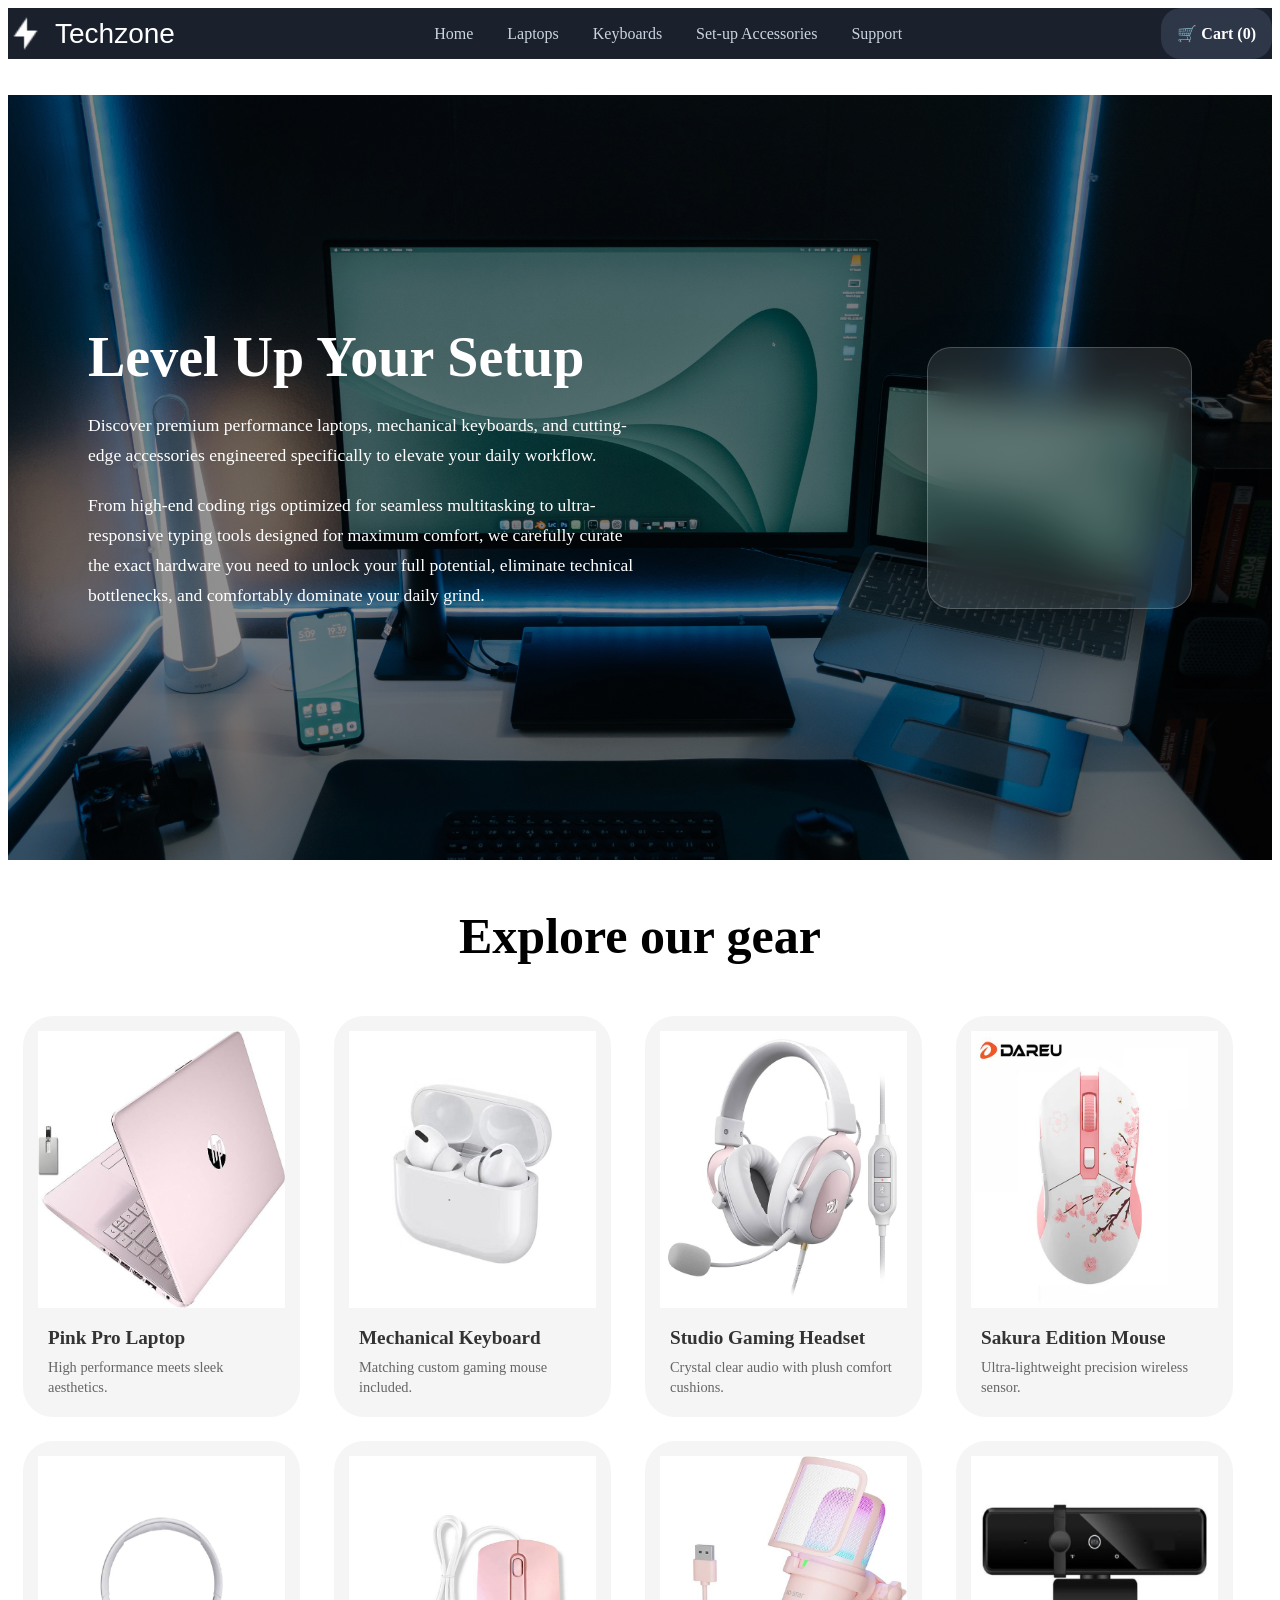
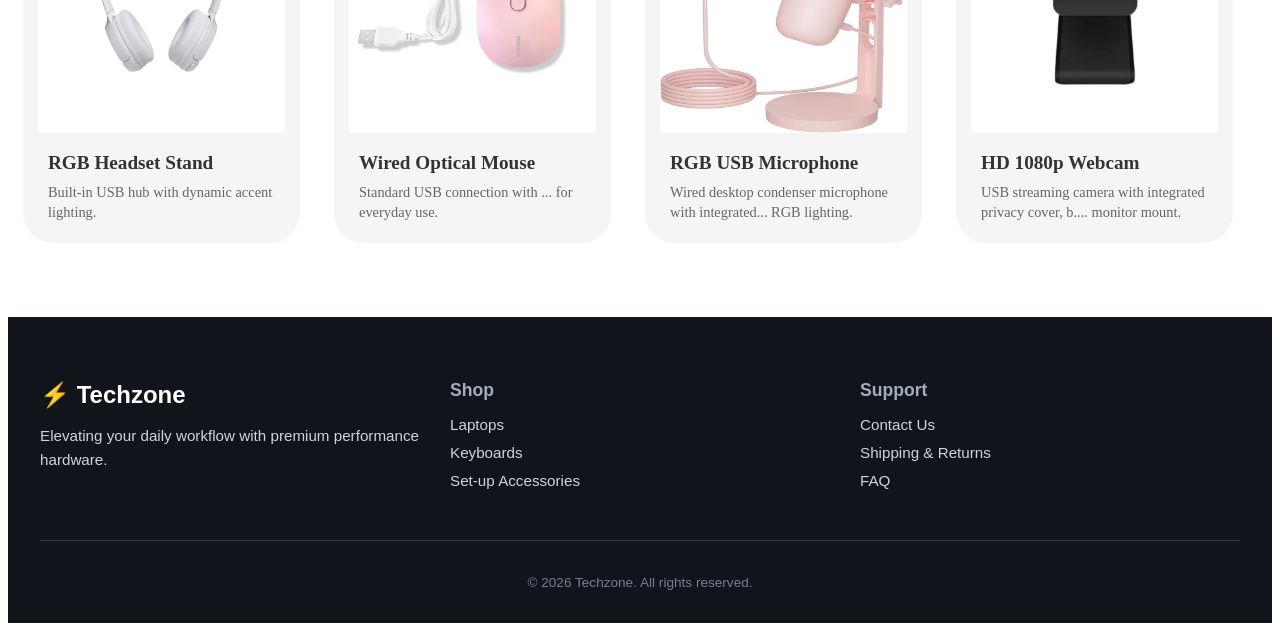
<file: index.html>
<!DOCTYPE html>
<html lang="en">
<head>
    <meta charset="UTF-8">
    <meta name="viewport" content="width=device-width, initial-scale=1.0">
    <title>TechZone - Gadget Catalog</title>
    <link rel="stylesheet" href="style.css">
</head>
<body>
	<header>
		
		<div class="logo-box">
    <img src="logo.png" alt="Logo Icon" class="logo-img">
    <span class="logo-text">Techzone</span>
</div>
     <nav class="nav-links">
        <a href="index.html">Home</a>
        <a href="laptop.html">Laptops</a>
        <a href="Keyboards.html">Keyboards</a>
        <a href="accessories.html">Set-up Accessories</a>
        
        <a href="support.html">Support</a>
     </nav>

    
     <div class="cart-box">
        🛒 Cart (<span id="cart-count">0</span>)
    </div>
	</header>
	<br>
   <br>

	<section class="hero-container">
    
    <div class="hero-content">
        <h1>Level Up Your Setup</h1>
        <p>Discover premium performance laptops, mechanical keyboards, and cutting-edge accessories engineered specifically to elevate your daily workflow.</p>
        <p>From high-end coding rigs optimized for seamless multitasking to ultra-responsive typing tools designed for maximum comfort, we carefully curate the exact hardware you need to unlock your full potential, eliminate technical bottlenecks, and comfortably dominate your daily grind.</p>
    </div>

    <div class="hero-popup-slide">
        <iframe src="https://assets.pinterest.com/ext/embed.html?id=31806741112822984" height="454" width="236" frameborder="0" 
        scrolling="no" 
        class="floating-laptop-video" 
        allow="autoplay"></iframe>
    </div>
 
</section>
	
	
	

<section class="product-section" id="products">
    <h2>Explore our gear</h2>
    <div class="product-pic">
    
    <a href="#" class="laptops">
        <img src="pink-laptop.jpg" alt="pink laptop">
        <div class="product-info">
            <h3>Pink Pro Laptop</h3>
            <p>High performance meets sleek aesthetics.</p>
        </div>
    </a>

    <a href="#" class="laptops">
        <img src="Earbuds.jpg" alt="pink keyboard">
        <div class="product-info">
            <h3>Mechanical Keyboard</h3>
            <p>Matching custom gaming mouse included.</p>
        </div>
    </a>

    <a href="#" class="laptops">
        <img src="white-headphonemic.jpg" alt="white headphones">
        <div class="product-info">
            <h3>Studio Gaming Headset</h3>
            <p>Crystal clear audio with plush comfort cushions.</p>
        </div>
    </a>

    <a href="#" class="laptops">
        <img src="designmice.jpg" alt="cherry blossom mouse">
        <div class="product-info">
            <h3>Sakura Edition Mouse</h3>
            <p>Ultra-lightweight precision wireless sensor.</p>
        </div>
    </a>

    <a href="#" class="laptops">
        <img src="download (50).jpg" alt="headphone stand">
        <div class="product-info">
            <h3>RGB Headset Stand</h3>
            <p>Built-in USB hub with dynamic accent lighting.</p>
        </div>
    </a>
     <a href="#" class="laptops">
        <img src="download (36).jpg" alt="headphone stand">
        <div class="product-info">
            <h3>Wired Optical Mouse</h3>
            <p>Standard USB connection with ... for everyday use.</p>
        </div>
    </a>
    <a href="#" class="laptops">
        <img src="pink-microphone.jpg" alt="headphone stand">
        <div class="product-info">
            <h3>RGB USB Microphone</h3>
            <p>Wired desktop condenser microphone with integrated... RGB lighting.</p>
        </div>
    </a>

    <a href="#" class="laptops">
        <img src="High quality.jpg" alt="headphone stand">
        <div class="product-info">
            <h3>HD 1080p Webcam</h3>
            <p>USB streaming camera with integrated privacy cover, b.... monitor mount.</p>
        </div>
    </a>
</div>
</section>
<footer class="site-footer">
    <div class="footer-container">
        <div class="footer-column brand-info">
            <h3>⚡ Techzone</h3>
            <p>Elevating your daily workflow with premium performance hardware.</p>
        </div>

        <div class="footer-column">
            <h4>Shop</h4>
            <ul>
                <li><a href="file:///C:/Users/lumin/Documents/New%20folder/script/laptop.html">Laptops</a></li>
                <li><a href="file:///C:/Users/lumin\Documents/New%20folder/script/Keyboards.html">Keyboards</a></li>
                <li><a href="file:///C:/Users/lumin\Documents/New%20folder/script/accessories.html">Set-up Accessories</a></li>
            </ul>
        </div>

        <div class="footer-column">
            <h4>Support</h4>
            <ul>
                <li><a href="#">Contact Us</a></li>
                <li><a href="#">Shipping & Returns</a></li>
                <li><a href="#">FAQ</a></li>
            </ul>
        </div>
    </div>

    <div class="footer-bottom">
        <p>&copy; 2026 Techzone. All rights reserved.</p>
    </div>
</footer>
	









</body>
</file>
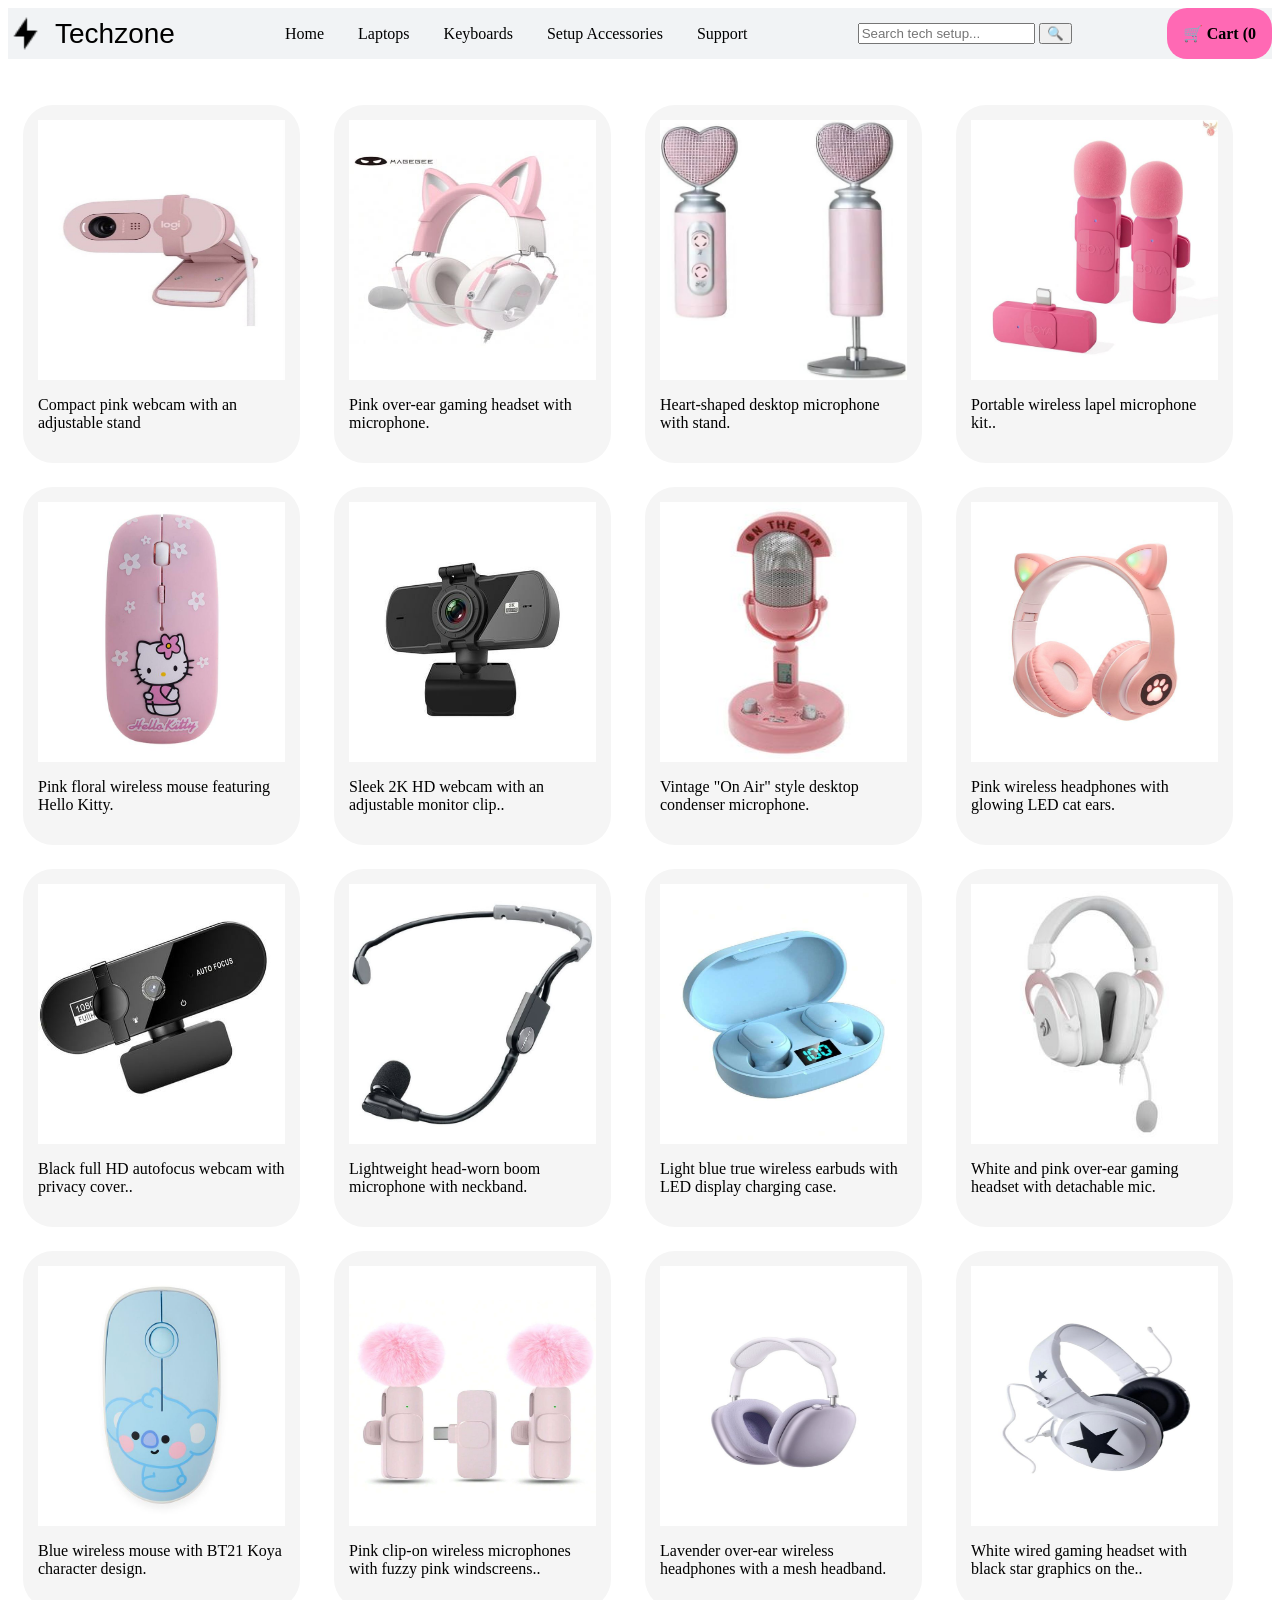
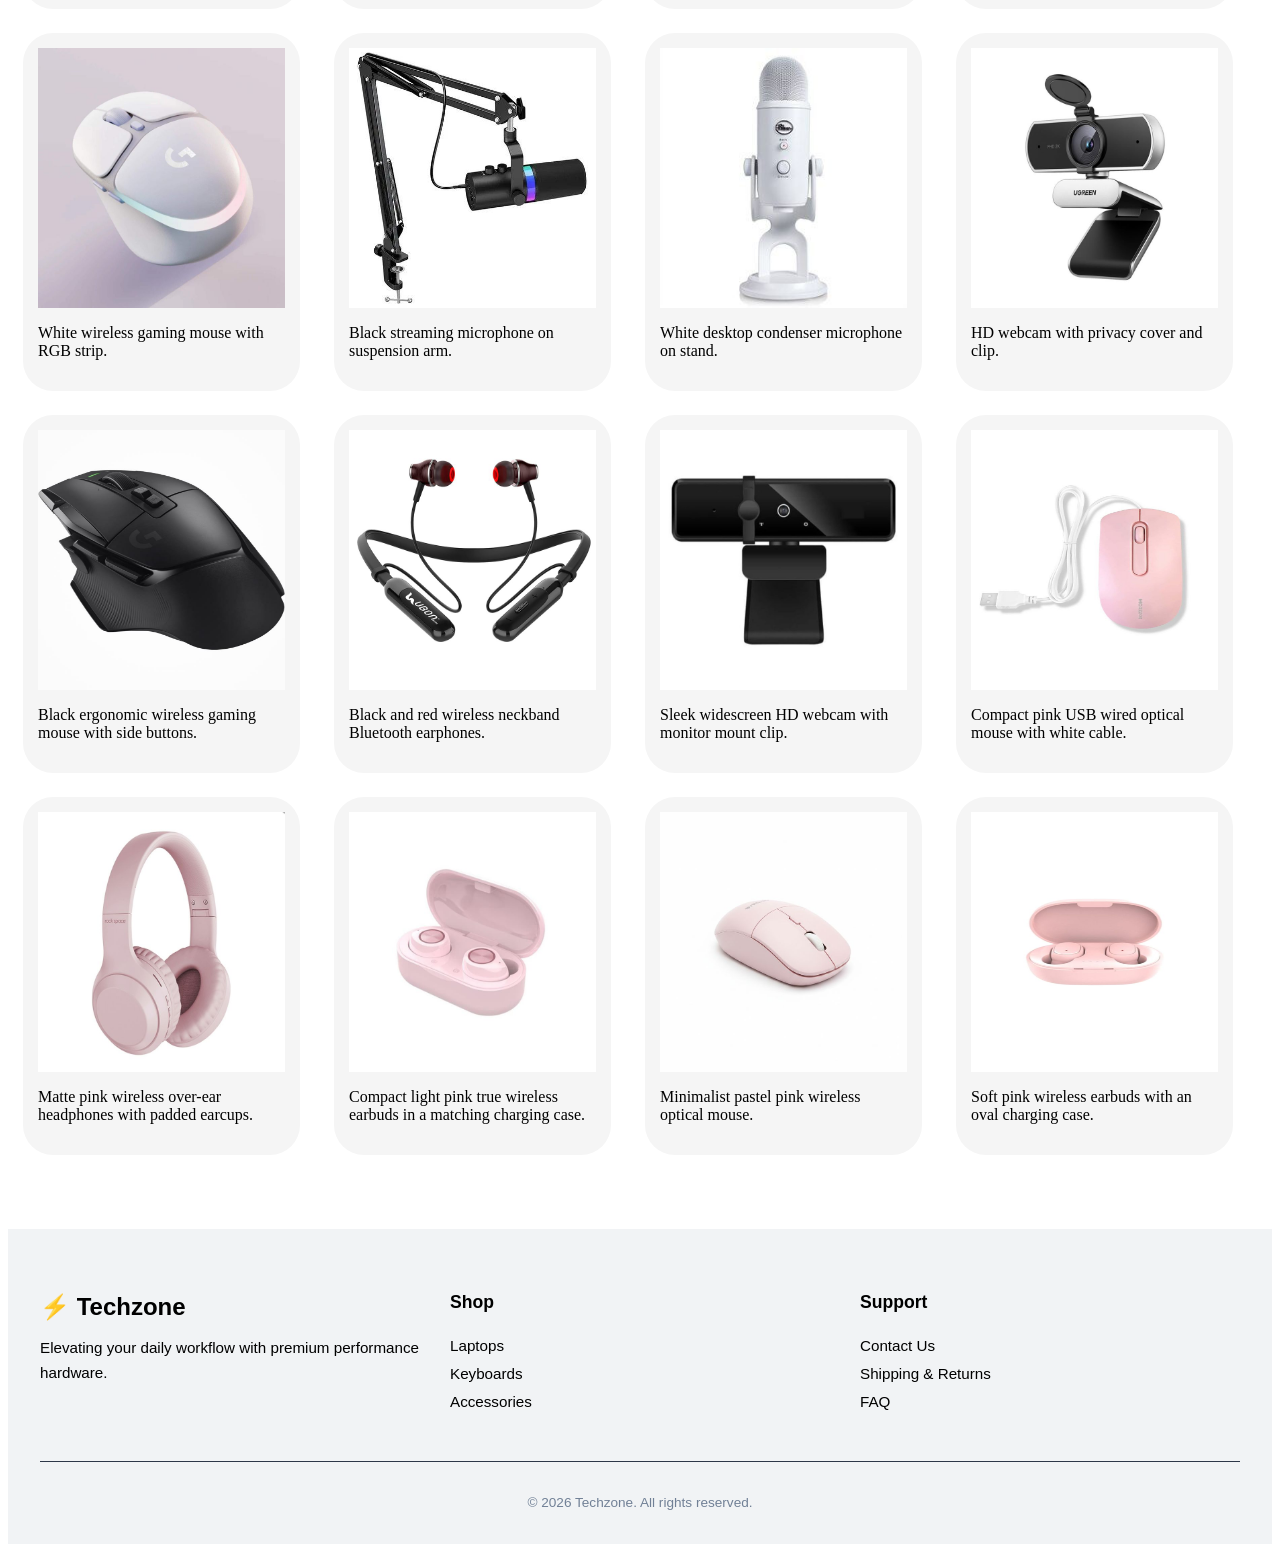
<file: accessories.html>
<Doctype!>
	<!DOCTYPE html>
	<html>
	<head>
		<meta charset="utf-8">
		<meta name="viewport" content="width=device-width, initial-scale=1">
		<link rel="stylesheet" href="style-accessories.css">
		<title>Setup Accessories</title>
	</head>
	<body>
		<header>
		<div class="logo">
    <img src="logo.png" alt="Logo Icon" class="logo-pic">
    <span class="logo-line">Techzone</span>
</div>
     <nav class="navi-links">
        <a href="index.html">Home</a>
        <a href="laptop.html">Laptops</a>
        <a href="Keyboards.html">Keyboards</a>
        <a href="accessories.html">Setup Accessories</a>
        
        <a href="support.html">Support</a>
     </nav>
     <div class="search-container">
    <input type="text" placeholder="Search tech setup..." class="search-input">
    <button type="submit" class="search-btn">🔍</button>
</div>

    
     <div class="cart-cube">
        🛒 Cart (<span id="cart-count">0</span>



		</div>
	</header>
	<br>
	<br>
	<section>
		<div class="Keyboard-img">
			<a href="" class="Keyboards-pro">
				<img src="Logitech.jpg">
				<p>Compact pink webcam with an adjustable stand </p>

			</a>
		   <a href="" class="Keyboards-pro">
				<img src="MageGee.jpg">
				<p>Pink over-ear gaming headset with microphone.</p>

			</a>
			 <a href="" class="Keyboards-pro">
				<img src="Generic Cute.jpg">
				<p>Heart-shaped desktop microphone with stand. </p>

			</a>
			<a href="" class="Keyboards-pro">
				<img src="BOYA BY-V2.jpg">
				<p>Portable wireless lapel microphone kit..</p>

			</a>
				<a href="" class="Keyboards-pro">
				<img src="✰✰✰✰.jpg">
				<p>Pink floral wireless mouse featuring Hello Kitty.</p>

			</a>
				</a>
				<a href="" class="Keyboards-pro">
				<img src="2k HD.jpg">
				<p>Sleek 2K HD webcam with an adjustable monitor clip..</p>

			</a>
				<a href="" class="Keyboards-pro">
				<img src="vintage pink.jpg">
				<p>Vintage "On Air" style desktop condenser microphone.</p>

			</a>
			<a href="" class="Keyboards-pro">
				<img src="headphones.jpg">
				<p>Pink wireless headphones with glowing LED cat ears. </p>

			</a>
				<a href="" class="Keyboards-pro">
				<img src="Aooower W66.jpg">
				<p>Black full HD autofocus webcam with privacy cover..</p>

			</a>
				<a href="" class="Keyboards-pro">
				<img src="Hälsningar.jpg">
				<p>Lightweight head-worn boom microphone with neckband.</p>

			</a>
				<a href="" class="Keyboards-pro">
				<img src="download (37).jpg">
				<p>Light blue true wireless earbuds with LED display charging case.</p>

			</a>
				<a href="" class="Keyboards-pro">
				<img src="Headset Gamer.jpg">
				<p>White and pink over-ear gaming headset with detachable mic.</p>

			</a>
				<a href="" class="Keyboards-pro">
				<img src="download (35).jpg">
				<p>Blue wireless mouse with BT21 Koya character design.</p>

			</a>
				<a href="" class="Keyboards-pro">
				<img src="HITOZON.jpg">
				<p>Pink clip-on wireless microphones with fuzzy pink windscreens..</p>

			</a>
				<a href="" class="Keyboards-pro">
				<img src="apple air max.jpg" class="img-24">
				<p>Lavender over-ear wireless headphones with a mesh headband.</p>

			</a>
				<a href="" class="Keyboards-pro">
				<img src="headphone y2k.jpg" class="img-24">
				<p>White wired gaming headset with black star graphics on the..</p>			
			</a>
				<a href="" class="Keyboards-pro">
				<img src="techmodern.jpg" class="img-24">
				<p>White wireless gaming mouse with RGB strip.</p>			
			</a>
				<a href="" class="Keyboards-pro">
				<img src="download (46).jpg" class="img-24">
				<p>Black streaming microphone on suspension arm.</p>			
			</a>
				<a href="" class="Keyboards-pro">
				<img src="Computer Accessories.jpg" class="img-24">
				<p>White desktop condenser microphone on stand.</p>			
			</a>
				<a href="" class="Keyboards-pro">
				<img src="UGREEN 75330 2K.jpg">
				<p>HD webcam with privacy cover and clip.</p>			
			</a>
			<a href="" class="Keyboards-pro">
				<img src="Logitech G502 X.jpg">
				<p>Black ergonomic wireless gaming mouse with side buttons.</p>			
			</a>
			<a href="" class="Keyboards-pro">
				<img src="UBON  Wireless neckband.jpg">
				<p>Black and red wireless neckband Bluetooth earphones.</p>			
			</a>
			<a href="" class="Keyboards-pro">
				<img src="High quality.jpg">
				<p>Sleek widescreen HD webcam with monitor mount clip.</p>			
			</a>
			<a href="" class="Keyboards-pro">
				<img src="download (36).jpg">
				<p>Compact pink USB wired optical mouse with white cable.</p>			
			</a>
			<a href="" class="Keyboards-pro">
				<img src="Rock Space Pink.jpg">
				<p>Matte pink wireless over-ear headphones with padded earcups.</p>			
			</a>
			<a href="" class="Keyboards-pro">
				<img src="TW60 Bluetooth.jpg">
				<p>Compact light pink true wireless earbuds in a matching charging case.</p>			
			</a>
			<a href="" class="Keyboards-pro">
				<img src="download (48).jpg">
				<p>Minimalist pastel pink wireless optical mouse.</p>			
			</a>
			<a href="" class="Keyboards-pro">
				<img src="download (47).jpg">
				<p>Soft pink wireless earbuds with an oval charging case.</p>			
			</a>
			
			<footer class="site-footer">
    <div class="footer-container">
        <div class="footer-column brand-info">
            <h3>⚡ Techzone</h3>
            <p>Elevating your daily workflow with premium performance hardware.</p>
        </div>

        <div class="footer-column">
            <h4>Shop</h4>
            <ul>
                <li><a href="Laptop.html">Laptops</a></li>
                <li><a href="Keyboards.html">Keyboards</a></li>
                <li><a href="accessories.html">Accessories</a></li>
            </ul>
        </div>

        <div class="footer-column">
            <h4>Support</h4>
            <ul>
                <li><a href="#">Contact Us</a></li>
                <li><a href="#">Shipping & Returns</a></li>
                <li><a href="#">FAQ</a></li>
            </ul>
        </div>
    </div>

    <div class="footer-bottom">
        <p>&copy; 2026 Techzone. All rights reserved.</p>
    </div>
</footer>
	

			
			
			
			













		</div>
		









	</section>
</file>
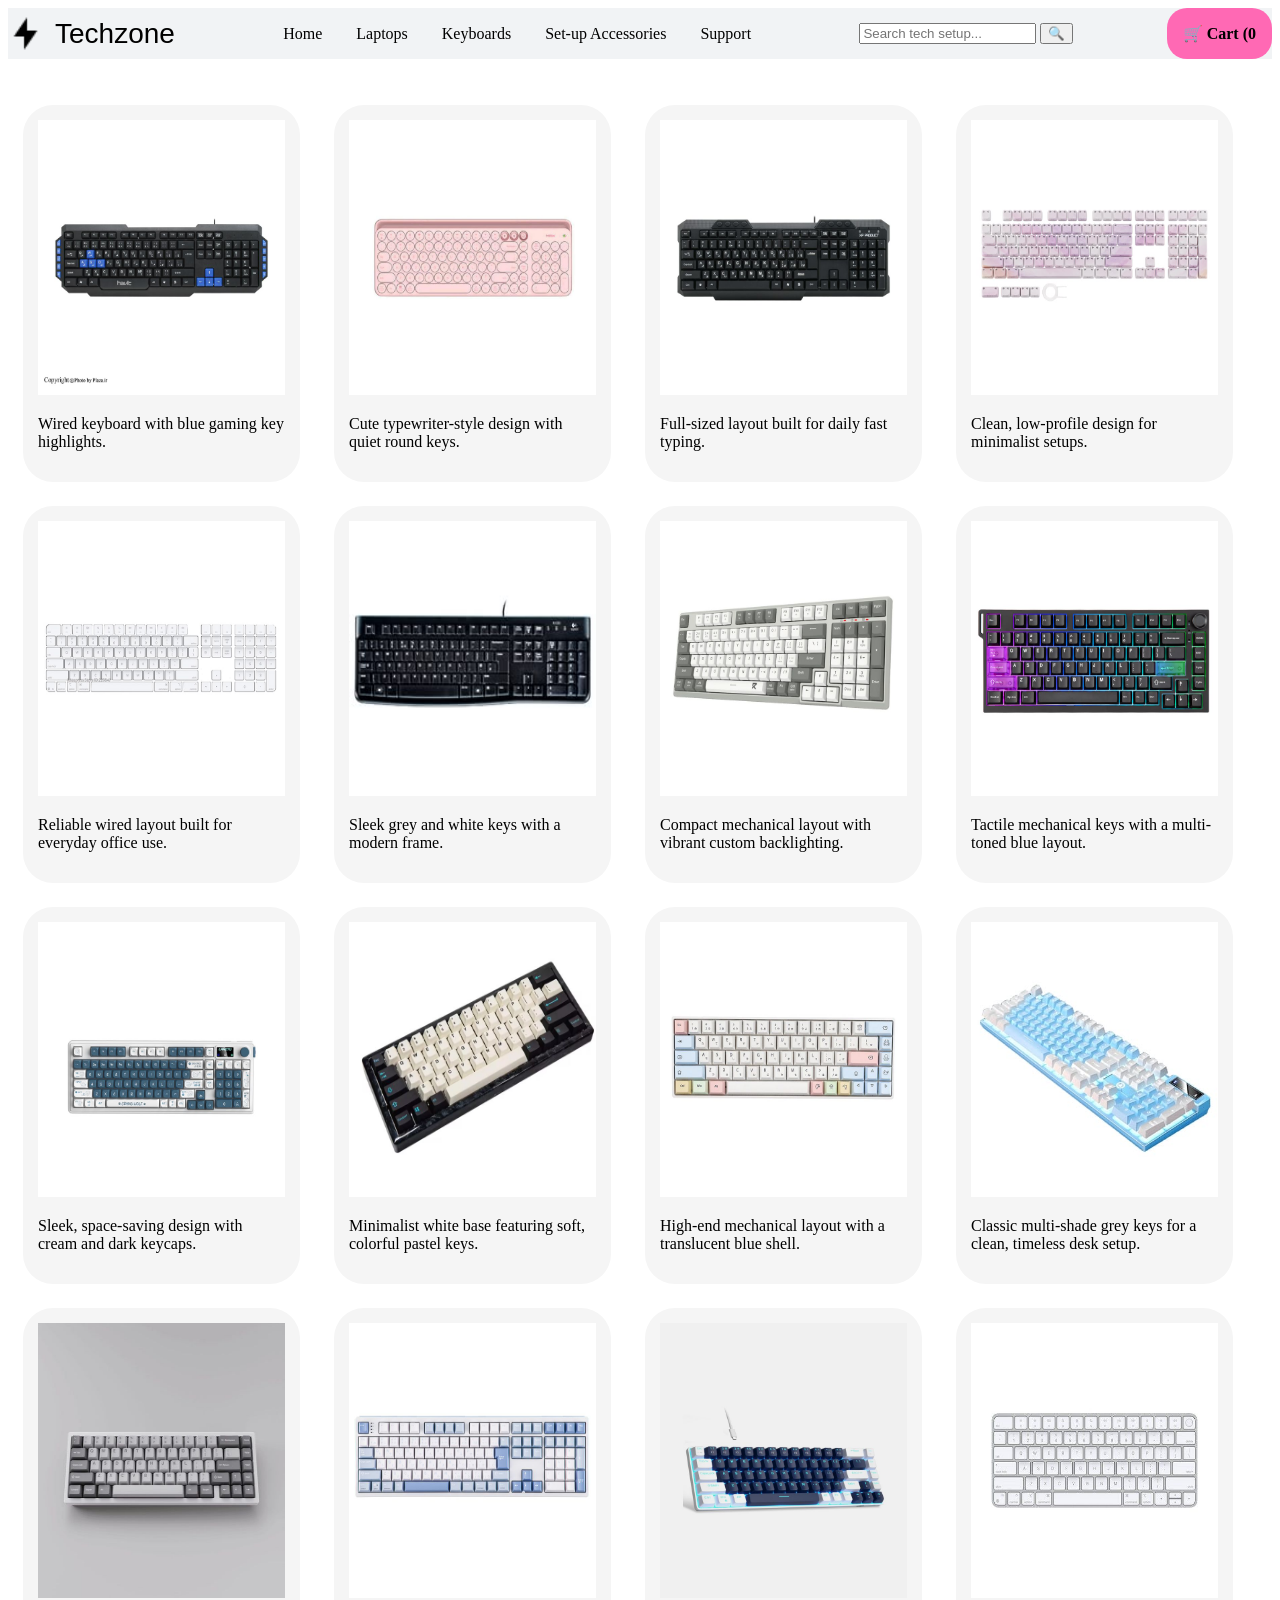
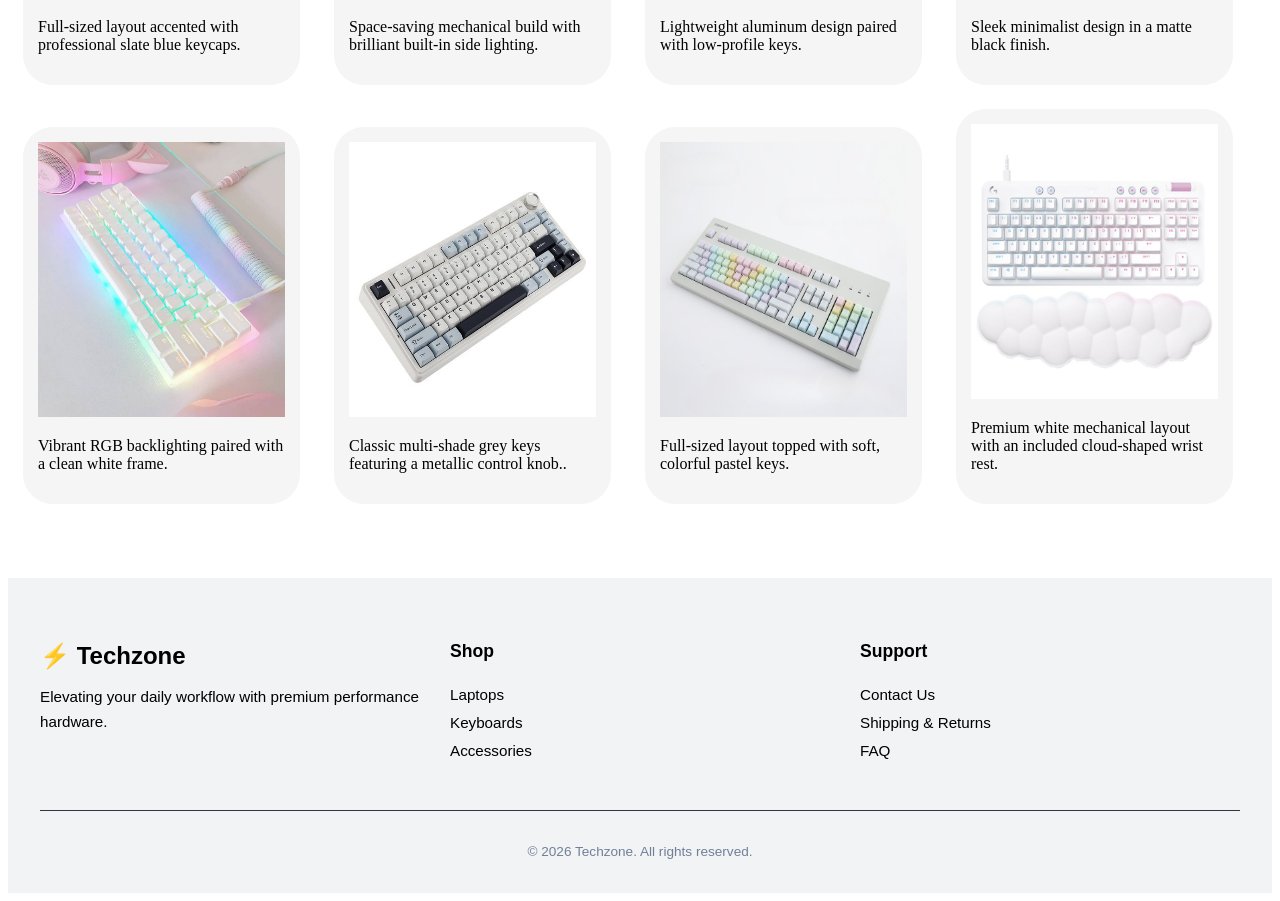
<file: Keyboards.html>
<!DOCTYPE html>
	<html>
	<head>
		<meta charset="utf-8">
		<meta name="viewport" content="width=device-width, initial-scale=1">
		<link rel="stylesheet" href="style-keyboard.css">
		<title>Keyboard</title>
	</head>
	<body>
		<header>
		<div class="logo">
    <img src="logo.png" alt="Logo Icon" class="logo-pic">
    <span class="logo-line">Techzone</span>
</div>
     <nav class="navi-links">
        <a href="index.html">Home</a>
        <a href="laptop.html">Laptops</a>
        <a href="Keyboards.html">Keyboards</a>
        <a href="accessories.html">Set-up Accessories</a>
        
        <a href="support.html">Support</a>
     </nav>
     <div class="search-container">
    <input type="text" placeholder="Search tech setup..." class="search-input">
    <button type="submit" class="search-btn">🔍</button>
</div>

    
     <div class="cart-cube">
        🛒 Cart (<span id="cart-count">0</span>



		</div>
	</header>
	<br>
	<br>
	<section>
		<div class="Keyboard-img">
			<a href="" class="Keyboards-pro">
				<img src="Blackb.jpg">
				<p>Wired keyboard with blue gaming key highlights. </p>

			</a>
		   <a href="" class="Keyboards-pro">
				<img src="Homeoffice.jpg">
				<p> Cute typewriter-style design with quiet round keys.</p>

			</a>
			 <a href="" class="Keyboards-pro">
				<img src="download (30).jpg">
				<p>Full-sized layout built for daily fast typing. </p>

			</a>
			<a href="" class="Keyboards-pro">
				<img src="EMO.jpg">
				<p>Clean, low-profile design for minimalist setups.</p>

			</a>
				<a href="" class="Keyboards-pro">
				<img src="Replacement.jpg">
				<p>Reliable wired layout built for everyday office use.</p>

			</a>
				</a>
				<a href="" class="Keyboards-pro">
				<img src="Guides.jpg">
				<p>Sleek grey and white keys with a modern frame.</p>

			</a>
				<a href="" class="Keyboards-pro">
				<img src="topoffer.jpg">
				<p>Compact mechanical layout with vibrant custom backlighting.</p>

			</a>
			<a href="" class="Keyboards-pro">
				<img src="Yunzi.jpg">
				<p>Tactile mechanical keys with a multi-toned blue layout. </p>

			</a>
				<a href="" class="Keyboards-pro">
				<img src="Langtu.jpg">
				<p>Sleek, space-saving design with cream and dark keycaps.</p>

			</a>
				<a href="" class="Keyboards-pro">
				<img src="download (32).jpg">
				<p>Minimalist white base featuring soft, colorful pastel keys.</p>

			</a>
				<a href="" class="Keyboards-pro">
				<img src="136KEYS.jpg">
				<p>High-end mechanical layout with a translucent blue shell.</p>

			</a>
				<a href="" class="Keyboards-pro">
				<img src="Gjx.jpg">
				<p>Classic multi-shade grey keys for a clean, timeless desk setup.</p>

			</a>
				<a href="" class="Keyboards-pro">
				<img src="download (33).jpg">
				<p>Full-sized layout accented with professional slate blue keycaps.</p>

			</a>
				<a href="" class="Keyboards-pro">
				<img src="Japanese.jpg">
				<p>Space-saving mechanical build with brilliant built-in side lighting.</p>

			</a>
				<a href="" class="Keyboards-pro">
				<img src="Mage.jpg" class="img-24">
				<p>Lightweight aluminum design paired with low-profile keys.</p>

			</a>
				<a href="" class="Keyboards-pro">
				<img src="Applekey.jpg" class="img-24">
				<p>Sleek minimalist design in a matte black finish.</p>			
			</a>
				<a href="" class="Keyboards-pro">
				<img src="download (29).jpg" class="img-24">
				<p>Vibrant RGB backlighting paired with a clean white frame.</p>			
			</a>
				<a href="" class="Keyboards-pro">
				<img src="Aula.jpg" class="img-24">
				<p>Classic multi-shade grey keys featuring a metallic control knob..</p>			
			</a>
				<a href="" class="Keyboards-pro">
				<img src="Unique.jpg" class="img-24">
				<p>Full-sized layout topped with soft, colorful pastel keys.</p>			
			</a>
				<a href="" class="Keyboards-pro">
				<img src="Interested.jpg">
				<p>Premium white mechanical layout with an included cloud-shaped wrist rest.</p>			
			</a>
			<footer class="site-footer">
    <div class="footer-container">
        <div class="footer-column brand-info">
            <h3>⚡ Techzone</h3>
            <p>Elevating your daily workflow with premium performance hardware.</p>
        </div>

        <div class="footer-column">
            <h4>Shop</h4>
            <ul>
                <li><a href="Laptop.html">Laptops</a></li>
                <li><a href="Keyboards.html">Keyboards</a></li>
                <li><a href="accessories.html">Accessories</a></li>
            </ul>
        </div>

        <div class="footer-column">
            <h4>Support</h4>
            <ul>
                <li><a href="#">Contact Us</a></li>
                <li><a href="#">Shipping & Returns</a></li>
                <li><a href="#">FAQ</a></li>
            </ul>
        </div>
    </div>

    <div class="footer-bottom">
        <p>&copy; 2026 Techzone. All rights reserved.</p>
    </div>
</footer>
	

			
			
			
			













		</div>
		









	</section>
</file>
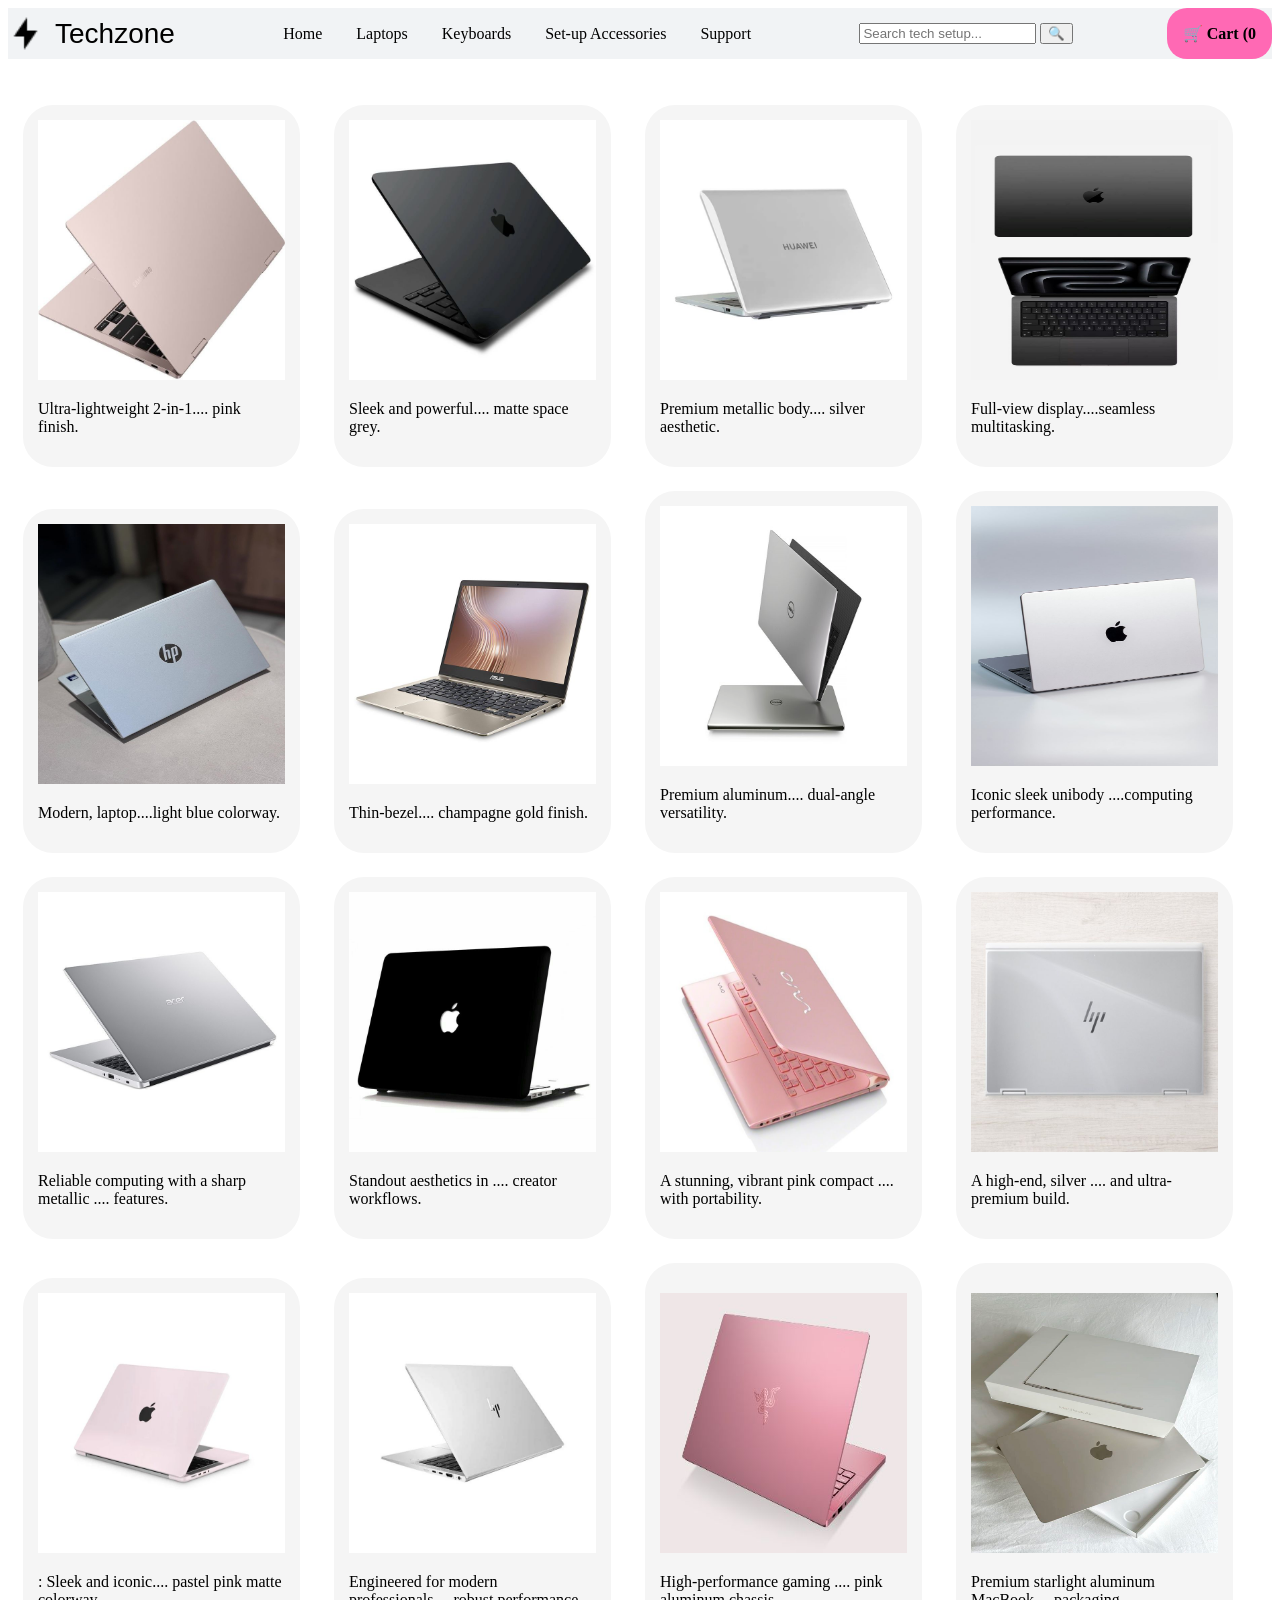
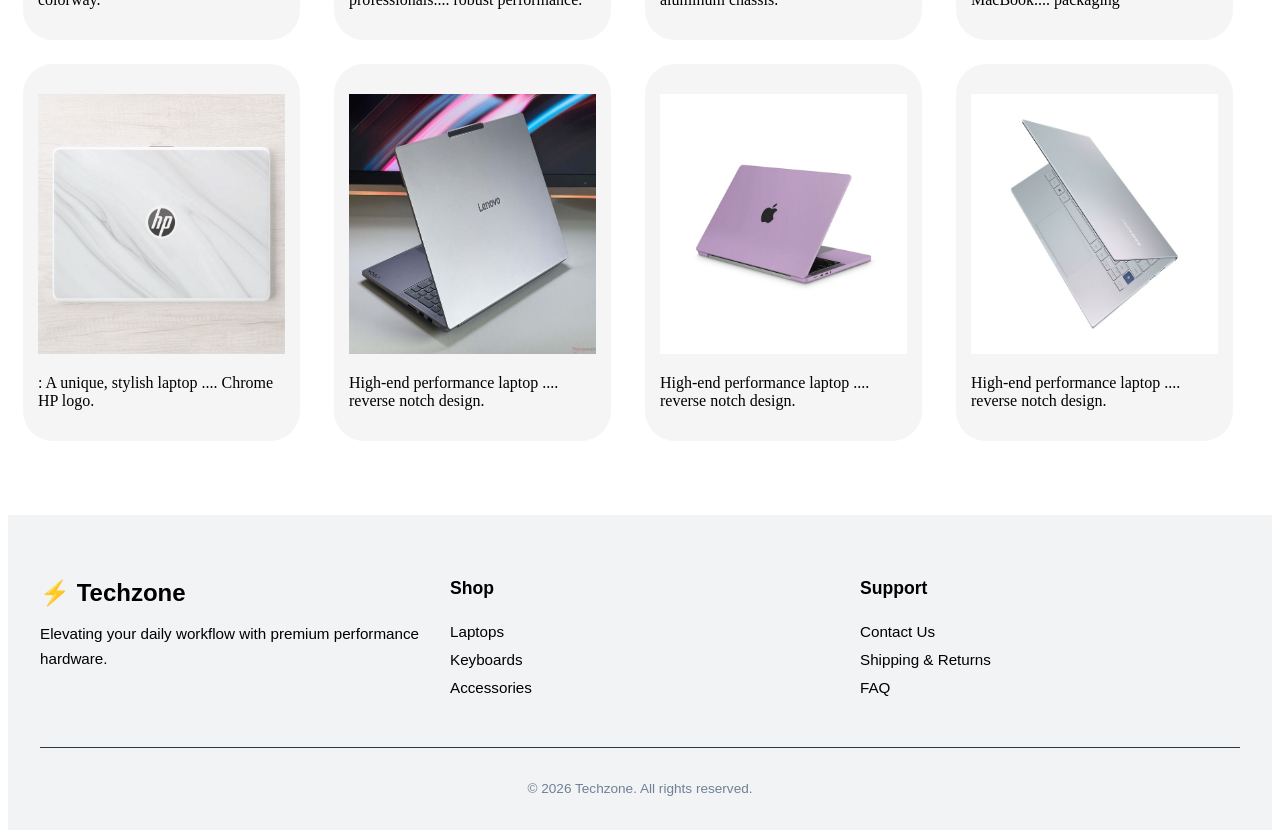
<file: laptop.html>
<!DOCTYPE html>
	<html>
	<head>
		<meta charset="utf-8">
		<meta name="viewport" content="width=device-width, initial-scale=1">
		<link rel="stylesheet" href="style-laptop.css">
		<title>Laptop</title>
	</head>
	<body>
		<header>
		<div class="logo">
    <img src="logo.png" alt="Logo Icon" class="logo-pic">
    <span class="logo-line">Techzone</span>
</div>
     <nav class="navi-links">
        <a href="index.html">Home</a>
        <a href="laptop.html">Laptops</a>
        <a href="Keyboards.html">Keyboards</a>
        <a href="accessories.html">Set-up Accessories</a>
        
        <a href="support.html">Support</a>
     </nav>
     <div class="search-container">
    <input type="text" placeholder="Search tech setup..." class="search-input">
    <button type="submit" class="search-btn">🔍</button>
</div>

    
     <div class="cart-cube">
        🛒 Cart (<span id="cart-count">0</span>



		</div>
	</header>
	<br>
	<br>

	<section>
		<div class="Product-img">
			<a href="" class="img-pro">
				<img src="huaweiL.jpg">
				<p>Ultra-lightweight 2-in-1.... pink finish. </p>

			</a>
		    <a href="" class="img-pro">
				<img src="Apple-LaptopB.jpg">
				<p> Sleek and powerful.... matte space grey. </p>

			</a>
			 <a href="" class="img-pro">
				<img src="white-huawei.jpg">
				<p>Premium metallic body.... silver aesthetic. </p>

			</a>
			<a href="" class="img-pro">
				<img src="MacBook Pro.jpg">
				<p>Full-view display....seamless multitasking.</p>

			</a>
			<a href="" class="img-pro">
				<img src="Hpwhite.jpg">
				<p>Modern, laptop....light blue colorway. </p>

			</a>
				</a>
			<a href="" class="img-pro">
				<img src="isus.jpg">
				<p>Thin-bezel.... champagne gold finish. </p>

			</a>
			<a href="" class="img-pro">
				<img src="Dellxp.jpg">
				<p>Premium aluminum.... dual-angle versatility.</p>

			</a>
			<a href="" class="img-pro">
				<img src="download (20).jpg">
				<p>Iconic sleek unibody ....computing performance. </p>

			</a>
			<a href="" class="img-pro">
				<img src="download (23).jpg">
				<p>Reliable computing with a sharp metallic .... features. </p>

			</a>
			<a href="" class="img-pro">
				<img src="download (22).jpg">
				<p>Standout aesthetics in .... creator workflows.</p>

			</a>
			<a href="" class="img-pro">
				<img src="download (17).jpg">
				<p>A stunning, vibrant pink compact .... with portability.</p>

			</a>
			<a href="" class="img-pro">
				<img src="download (16).jpg">
				<p>A high-end, silver .... and ultra-premium build.</p>

			</a>
			<a href="" class="img-pro">
				<img src="download (25).jpg">
				<p>: Sleek and iconic.... pastel pink matte colorway.</p>

			</a>
			<a href="" class="img-pro">
				<img src="Hpelite.jpg">
				<p>Engineered for modern professionals.... robust performance.</p>

			</a>
			<a href="" class="img-pro">
				<img src="download (24).jpg" class="img-24">
				<p>High-performance gaming .... pink aluminum chassis.</p>

			</a>
			<a href="" class="img-pro">
				<img src="packmac.jpg" class="img-24">
				<p>Premium starlight aluminum MacBook.... packaging</p>			
			</a>
			<a href="" class="img-pro">
				<img src="Rosegold.jpg" class="img-24">
				<p>: A unique, stylish laptop .... Chrome HP logo.</p>			
			</a>
			<a href="" class="img-pro">
				<img src="Mundphone.jpg" class="img-24">
				<p>High-end performance laptop .... reverse notch design.</p>			
			</a>
			<a href="" class="img-pro">
				<img src="Orchidpurple.jpg" class="img-24">
				<p>High-end performance laptop .... reverse notch design.</p>			
			</a>
			<a href="" class="img-pro">
				<img src="Samsungitalia.jpg" class="img-24">
				<p>High-end performance laptop .... reverse notch design.</p>			
			</a>
			<footer class="site-footer">
    <div class="footer-container">
        <div class="footer-column brand-info">
            <h3>⚡ Techzone</h3>
            <p>Elevating your daily workflow with premium performance hardware.</p>
        </div>

        <div class="footer-column">
            <h4>Shop</h4>
            <ul>
                <li><a href="laptop.html">Laptops</a></li>
                <li><a href="Keyboards.html">Keyboards</a></li>
                <li><a href="accessories.html">Accessories</a></li>
            </ul>
		 </div >

        <div class="footer-column">
            <h4>Support</h4>
            <ul>
                <li><a href="">Contact Us</a></li>
                <li><a href="">Shipping & Returns</a></li>
                <li><a href="#">FAQ</a></li>
            </ul>
        </div>
    </div>

    <div class="footer-bottom">
        <p>&copy; 2026 Techzone. All rights reserved.</p>
    </div>
</footer>
	

			
			
			
			













		</div>
		









	</section>
	




	
	</body>
	</html>
</file>
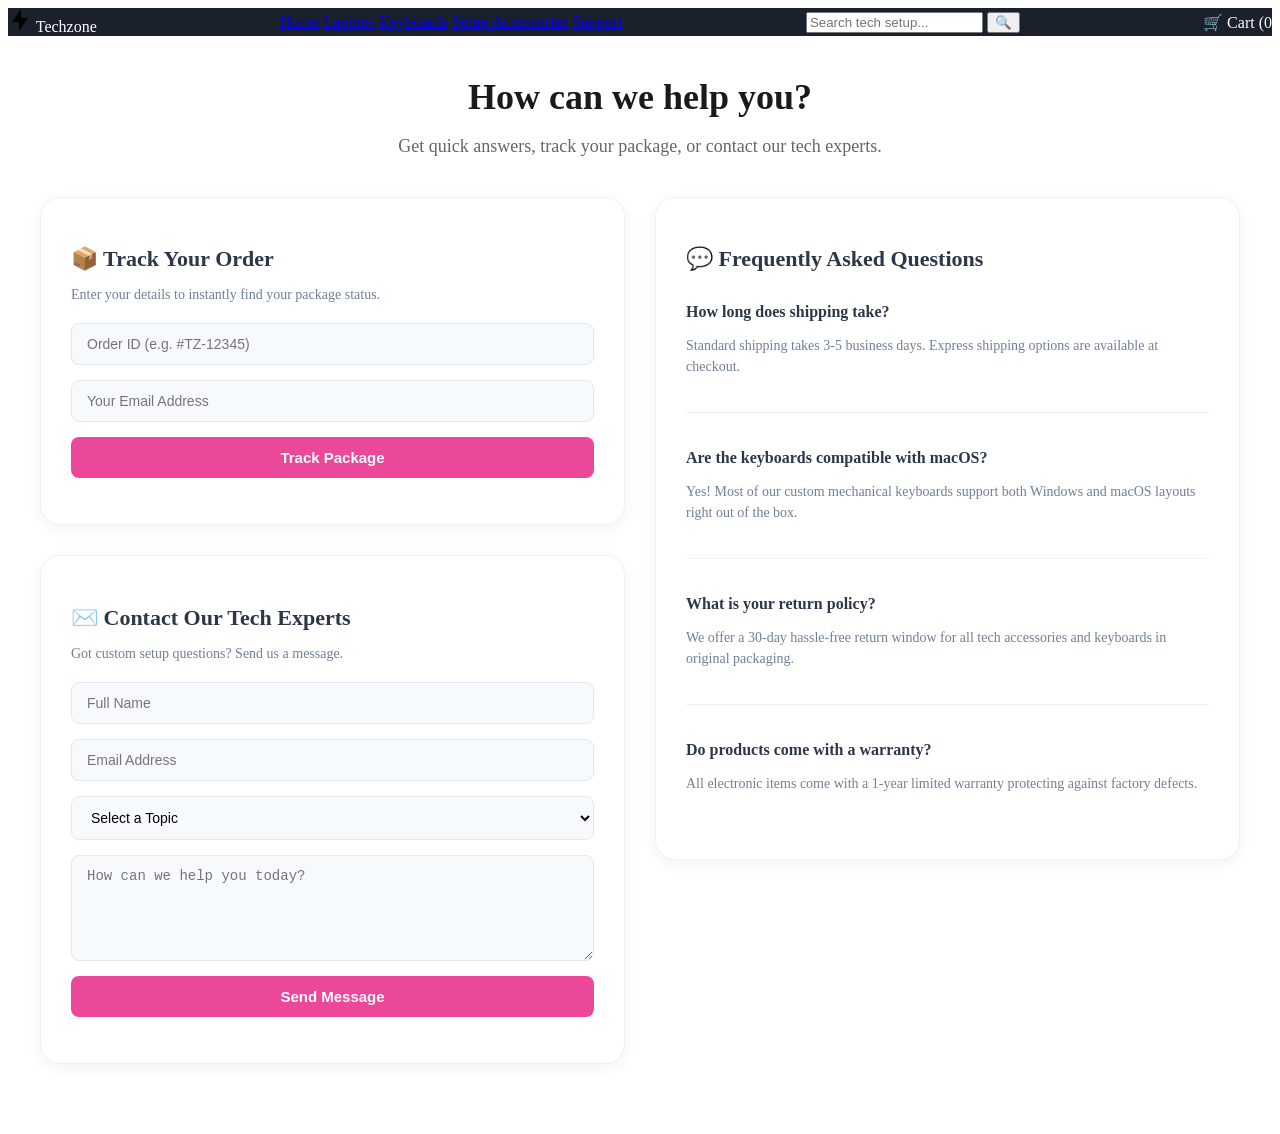
<file: support.html>
<Doctype!>
	<!DOCTYPE html>
	<html>
	<head>
		<meta charset="utf-8">
		<meta name="viewport" content="width=device-width, initial-scale=1">
		<link rel="stylesheet" href="support-style.css">
		<title>Setup Accessories</title>
	</head>
	<body>
		<header>
		<div class="logo">
    <img src="logo.png" alt="Logo Icon" class="logo-pic">
    <span class="logo-line">Techzone</span>
</div>
     <nav class="navi-links">
        <a href="index.html">Home</a>
        <a href="laptop.html">Laptops</a>
        <a href="Keyboards.html">Keyboards</a>
        <a href="accessories.html">Setup Accessories</a>
        
        <a href="support.html">Support</a>
     </nav>
     <div class="search-container">
    <input type="text" placeholder="Search tech setup..." class="search-input">
    <button type="submit" class="search-btn">🔍</button>
	 </div>

    
     <div class="cart-cube">
        🛒 Cart (<span id="cart-count">0</span>



		</div>
	</header>


    <main class="support-container">
        
        <section class="support-hero">
            <h1>How can we help you?</h1>
            <p>Get quick answers, track your package, or contact our tech experts.</p>
        </section>

        <div class="support-grid">
            
            <div class="support-left">
                <div class="support-card">
                    <h2>📦 Track Your Order</h2>
                    <p>Enter your details to instantly find your package status.</p>
                    <form class="support-form">
                        <input type="text" placeholder="Order ID (e.g. #TZ-12345)" required>
                        <input type="email" placeholder="Your Email Address" required>
                        <button type="submit" class="pink-btn">Track Package</button>
                    </form>
                </div>

                <div class="support-card">
                    <h2>✉️ Contact Our Tech Experts</h2>
                    <p>Got custom setup questions? Send us a message.</p>
                    <form class="support-form">
                        <input type="text" placeholder="Full Name" required>
                        <input type="email" placeholder="Email Address" required>
                        <select required>
                            <option value="" disabled selected>Select a Topic</option>
                            <option value="shipping">Shipping & Delivery</option>
                            <option value="tech">Keyboard Customization / Drivers</option>
                            <option value="returns">Returns & Warranty</option>
                        </select>
                        <textarea placeholder="How can we help you today?" rows="5" required></textarea>
                        <button type="submit" class="pink-btn">Send Message</button>
                    </form>
                </div>
            </div>

            <div class="support-right">
                <div class="support-card">
                    <h2>💬 Frequently Asked Questions</h2>
                    
                    <div class="faq-list">
                        <div class="faq-item">
                            <h3 class="faq-question">How long does shipping take?</h3>
                            <p class="faq-answer">Standard shipping takes 3-5 business days. Express shipping options are available at checkout.</p>
                        </div>
                        
                        <div class="faq-item">
                            <h3 class="faq-question">Are the keyboards compatible with macOS?</h3>
                            <p class="faq-answer">Yes! Most of our custom mechanical keyboards support both Windows and macOS layouts right out of the box.</p>
                        </div>

                        <div class="faq-item">
                            <h3 class="faq-question">What is your return policy?</h3>
                            <p class="faq-answer">We offer a 30-day hassle-free return window for all tech accessories and keyboards in original packaging.</p>
                        </div>

                        <div class="faq-item">
                            <h3 class="faq-question">Do products come with a warranty?</h3>
                            <p class="faq-answer">All electronic items come with a 1-year limited warranty protecting against factory defects.</p>
                        </div>
                    </div>
                </div>
            </div>

        </div>
    </main>

</body>
</html>
</file>
<file: style.css>
.logo-box{

   align-items: center;
	display: flex;
	gap: 12px;

}

.logo-img{
	height: 35px;
	width: auto;
	filter: brightness(0) invert(1);

}
.logo-text{

	font-family: 'Segoe UI', sans-serif;
	font-size: 28px;]
	font-weight: bold;}


	header {
    background-color: #1a202c; 
    color: white;
    display: flex;
    justify-content: space-between; 
    align-items: center;       

}
.nav-links a {
    color: #cbd5e1;           
    text-decoration: none;    
    margin: 0 15px;           
    font-weight: 500;
    transition: 0.2s;         
}
.nav-links a:hover {
    color: blue; 
}.cart-box {
    background-color: #2d3748; 
    padding: 16px 16px;
    border-radius: 20px;      
    font-weight: bold;
    cursor: pointer;
}
/* 1. Main Row Container */   
.hero-container {
    display: flex;
    justify-content: space-between;
    align-items: center;
    padding: 60px 80px;     
    min-height: 85vh;       
    position: relative;
    box-sizing: border-box;
    overflow: hidden;
    
   
    background-image: linear-gradient(rgba(0, 0, 0, 0.4), rgba(0, 0, 0, 0.4)), url('computer.jpg');
    background-size: cover;
    background-position: center;
    background-color: #2a2a2a;
}


.hero-content {
    max-width: 50%;
    color: #ffffff;
    text-align: left;
    z-index: 2;
}

/* 3. Typography Adjustments: Clean internal alignment margins */
.hero-content h1 {
    font-size: 3.5rem;
    margin-top: 0;          /* Prevents the title from pushing upward out of bounds */
    margin-bottom: 20px;
    font-weight: 700;
    line-height: 1.2;
}

.hero-content p {
    font-size: 1.1rem;
    line-height: 1.7;
    margin-bottom: 20px;
}

/* 4. The Glass Slide Box: Aligns perfectly on the right column */
.hero-popup-slide {
    width: 263px;
    height: 260px;
    background: rgba(255, 255, 255, 0.1); 
    backdrop-filter: blur(20px); 
    -webkit-backdrop-filter: blur(20px); 
    border: 1px solid rgba(255, 255, 255, 0.2); 
    border-radius: 24px;
    overflow: hidden; 
    box-shadow: 0 30px 60px rgba(0, 0, 0, 0.4);
    z-index: 2;
    
    /* Animation settings */
    opacity: 0;
    animation: slideUpPopup 1.2s ease-out forwards;
}
/* 4. Keeps the internal iframe scaled correctly */
.floating-laptop-video {
    width: 100%;
    height: 100%;

   
} 

/* 5. The Clean Animation Script */
@keyframes slideUpPopup {
    from {
        opacity: 0;
        transform: translateY(80px);
    }
    to {
        opacity: 1;
        transform: translateY(0);
    }
}
h2 {
text-align: center;
font-weight: bold;
font-size: 50px;
padding-top: 5px;

}
/* 1. Target the correct class name with the 's' */
.laptops {
    display: inline-block;
    width: 277px;         /* Change this number to make the whole card bigger or smaller */
    border-radius: 30px;
   /* Combined border-color and style so it shows up */
    border-spacing: 20px;
     overflow: hidden;  /* Keeps the image corners rounded cleanly */
     padding: 15px;  
     background-color: whitesmoke;
     box-sizing: border-box;
    margin-bottom: 15px;
    margin:  10px 15px;
   
}
.laptops, .laptops p, .laptops h3{

text-decoration: none;
color: inherit;


}

/* 2. Target the image inside so it shrinks to fit the 300px box perfectly */
.laptops img {
    width: 100%;
    height: 277px; 
    text-decoration: none;
}
/* Creates breathing room for the text zone below the image */
.product-info {
    padding: 15px 10px 5px 10px;
      
    text-align: left; /* Aligns text cleanly to the left edge */
}

/* Styles the product name title */
.product-info h3 {
    margin: 0 0 8px 0;
    font-size: 1.2rem;
    color: #333333; /* Dark gray color for good readability against the white background */
    font-weight: 600;
    
}

/* Styles the small secondary description */
.product-info p {
    margin: 0;
    font-size: 0.9rem;
    color: #666666; /* Lighter slate gray for auxiliary text details */
    line-height: 1.4;
    
}
/* Footer Base Styles */
.site-footer {
    background-color: #11141a; /* Matches your dark header */
    color: #ffffff;
    padding: 40px 20px 20px 20px;
    font-family: sans-serif;
    margin-top: 60px; /* Pushes footer away from content */
}

/* Flexbox Layout for Columns */
.footer-container {
    max-width: 1200px;
    margin: 0 auto;
    display: flex;
    justify-content: space-between;
    flex-wrap: wrap;
    gap: 30px;
}

.footer-column {
    flex: 1;
    min-width: 200px;
}

/* Typography & Links */
.footer-column h3 {
    font-size: 1.5rem;
    margin-bottom: 15px;
}

.footer-column h4 {
    font-size: 1.1rem;
    color: #a0aec0; /* Subtle grey for headings */
    margin-bottom: 15px;
}

.footer-column p {
    color: #cbd5e0;
    line-height: 1.6;
    font-size: 0.95rem;
}

.footer-column ul {
    list-style: none;
    padding: 0;
    margin: 0;
}

.footer-column ul li {
    margin-bottom: 10px;
}

.footer-column ul li a {
    color: #cbd5e0;
    text-decoration: none;
    font-size: 0.95rem;
    transition: color 0.2s ease;
}

/* Hover Effect */
.footer-column ul li a:hover {
    color: #ffffff; 
}

/* Copyright Bar */
.footer-bottom {
    max-width: 1200px;
    margin: 40px auto 0 auto;
    padding-top: 20px;
    border-top: 1px solid #2d3748; /* Thin divider line */
    text-align: center;
    font-size: 0.85rem;
    color: #718096;
}
</file>
<file: style-accessories.css>
.logo{
    align-items: center;
    display: flex;
    gap: 12px;
    color: black;

}
.logo img{


    color: black;
}
.logo-pic{

    height: 35px;
    width: auto;
  
    color: black;

}
@media (max-width: 768px) {
    .support-grid {
        grid-template-columns: 1fr;
    }
}
.logo-line{


    font-family: 'Segoe UI', sans-serif;
    font-size: 28px;]
    font-weight:bold;
    color: black;
   
}


    header {
    background-color: #F1F3F5; 
    
    display: flex;
    justify-content: space-between; 
    align-items: center;       

}
.navi-links a {
    color: black;           
    text-decoration: none;    
    margin: 0 15px;           
    font-weight: 500;
    transition: 0.2s;         
}
.navi-links a:hover {
    color: blue; 
    }
.cart-cube {
    background-color: #FF69B4; 
    padding: 16px 16px;
    border-radius: 20px;      
    font-weight: bold;
    cursor: pointer;
    }
    .Keyboards-pro {
       display: inline-block;
    width: 277px;         /* Change this number to make the whole card bigger or smaller */
    border-radius: 30px;
   
    border-spacing: 20px;
     overflow: hidden;  /* Keeps the image corners rounded cleanly */
     padding: 15px;  
     background-color: whitesmoke;
     box-sizing: border-box;
    margin-top: 30px;
    margin:  10px 15px;
    color: black;

   
}
.Keyboards-pro img{

     width: 100%;
    height: 260px; 
  
 }
 .Keyboards-pro , .Keyboards-pro p , .Keyboards-pro a{
    text-decoration: none !important;
    color: inherit;
 }



.site-footer {
    background-color:  #F1F3F5; /* Matches your dark header */
    color: black;
    padding: 40px 20px 20px 20px;
    font-family: sans-serif;
    margin-top: 60px; /* Pushes footer away from content */
}

/* Flexbox Layout for Columns */
.footer-container {
    max-width: 1200px;
    margin: 0 auto;
    display: flex;
    justify-content: space-between;
    flex-wrap: wrap;
    gap: 30px;
}

.footer-column {
    flex: 1;
    min-width: 200px;
}

/* Typography & Links */
.footer-column h3 {
    font-size: 1.5rem;
    margin-bottom: 15px;
}

.footer-column h4 {
    font-size: 1.1rem;
    color: black /* Subtle grey for headings */
    margin-bottom: 15px;
}

.footer-column p {
    color: black;
    line-height: 1.6;
    font-size: 0.95rem;
}

.footer-column ul {
    list-style: none;
    padding: 0;
    margin: 0;
}

.footer-column ul li {
    margin-bottom: 10px;
}

.footer-column ul li a {
    color: black;
    text-decoration: none;
    font-size: 0.95rem;
    transition: color 0.2s ease;
}

/* Hover Effect */
.footer-column ul li a:hover {
    color: black; 
}

/* Copyright Bar */
.footer-bottom {
    max-width: 1200px;
    margin: 40px auto 0 auto;
    padding-top: 20px;
    border-top: 1px solid #2d3748; /* Thin divider line */
    text-align: center;
    font-size: 0.85rem;
    color: #718096;
}
</file>
<file: style-keyboard.css>
.logo{
    align-items: center;
    display: flex;
    gap: 12px;
    color: black;

}
.logo img{


    color: black;
}
.logo-pic{

    height: 35px;
    width: auto;
  
    color: black;

}
.logo-line{


    font-family: 'Segoe UI', sans-serif;
    font-size: 28px;]
    font-weight:bold;
    color: black;
   
}


    header {
    background-color: #F1F3F5; 
    
    display: flex;
    justify-content: space-between; 
    align-items: center;       

}
.navi-links a {
    color: black;           
    text-decoration: none;    
    margin: 0 15px;           
    font-weight: 500;
    transition: 0.2s;         
}
.navi-links a:hover {
    color: blue; 
    }
.cart-cube {
    background-color: #FF69B4; 
    padding: 16px 16px;
    border-radius: 20px;      
    font-weight: bold;
    cursor: pointer;
}
.Keyboards-pro {
       display: inline-block;
    width: 277px;         /* Change this number to make the whole card bigger or smaller */
    border-radius: 30px;
   
    border-spacing: 20px;
     overflow: hidden;  /* Keeps the image corners rounded cleanly */
     padding: 15px;  
     background-color: whitesmoke;
     box-sizing: border-box;
    margin-top: 30px;
    margin:  10px 15px;
    color: black;

   
}
.Keyboards-pro img{

     width: 100%;
    height: 275px; 
  
 }
 .Keyboards-pro , .Keyboards-pro p , .Keyboards-pro a{
    text-decoration: none !important;
    color: inherit;
 }



.site-footer {
    background-color:  #F1F3F5; /* Matches your dark header */
    color: black;
    padding: 40px 20px 20px 20px;
    font-family: sans-serif;
    margin-top: 60px; /* Pushes footer away from content */
}

/* Flexbox Layout for Columns */
.footer-container {
    max-width: 1200px;
    margin: 0 auto;
    display: flex;
    justify-content: space-between;
    flex-wrap: wrap;
    gap: 30px;
}

.footer-column {
    flex: 1;
    min-width: 200px;
}

/* Typography & Links */
.footer-column h3 {
    font-size: 1.5rem;
    margin-bottom: 15px;
}

.footer-column h4 {
    font-size: 1.1rem;
    color: black /* Subtle grey for headings */
    margin-bottom: 15px;
}

.footer-column p {
    color: black;
    line-height: 1.6;
    font-size: 0.95rem;
}

.footer-column ul {
    list-style: none;
    padding: 0;
    margin: 0;
}

.footer-column ul li {
    margin-bottom: 10px;
}

.footer-column ul li a {
    color: black;
    text-decoration: none;
    font-size: 0.95rem;
    transition: color 0.2s ease;
}

/* Hover Effect */
.footer-column ul li a:hover {
    color: black; 
}

/* Copyright Bar */
.footer-bottom {
    max-width: 1200px;
    margin: 40px auto 0 auto;
    padding-top: 20px;
    border-top: 1px solid #2d3748; /* Thin divider line */
    text-align: center;
    font-size: 0.85rem;
    color: #718096;
}
</file>
<file: style-laptop.css>
.logo{
    align-items: center;
    display: flex;
    gap: 12px;
    color: black;

}
.logo img{


    color: black;
}
.logo-pic{

    height: 35px;
    width: auto;
  
    color: black;

}
.logo-line{


    font-family: 'Segoe UI', sans-serif;
    font-size: 28px;]
    font-weight:bold;
    color: black;
   
}


    header {
    background-color: #F1F3F5; 
    
    display: flex;
    justify-content: space-between; 
    align-items: center;       

}
.navi-links a {
    color: black;           
    text-decoration: none;    
    margin: 0 15px;           
    font-weight: 500;
    transition: 0.2s;         
}
.navi-links a:hover {
    color: blue; 
    }
.cart-cube {
    background-color: #FF69B4; 
    padding: 16px 16px;
    border-radius: 20px;      
    font-weight: bold;
    cursor: pointer;
}
.img-pro {
       display: inline-block;
    width: 277px;         /* Change this number to make the whole card bigger or smaller */
    border-radius: 30px;
   
    border-spacing: 20px;
     overflow: hidden;  /* Keeps the image corners rounded cleanly */
     padding: 15px;  
     background-color: whitesmoke;
     box-sizing: border-box;
    margin-top: 30px;
    margin:  10px 15px;
    color: black;

   
}
.img-pro img{

     width: 100%;
    height: 260px; 
  
 }
 .img-pro , .img-pro p , .img-pro a{
    text-decoration: none !important;
    color: inherit;
 }
.img-24{

    padding-top: 15px;
}


.site-footer {
    background-color:  #F1F3F5; /* Matches your dark header */
    color: black;
    padding: 40px 20px 20px 20px;
    font-family: sans-serif;
    margin-top: 60px; /* Pushes footer away from content */
}

/* Flexbox Layout for Columns */
.footer-container {
    max-width: 1200px;
    margin: 0 auto;
    display: flex;
    justify-content: space-between;
    flex-wrap: wrap;
    gap: 30px;
}

.footer-column {
    flex: 1;
    min-width: 200px;
}

/* Typography & Links */
.footer-column h3 {
    font-size: 1.5rem;
    margin-bottom: 15px;
}

.footer-column h4 {
    font-size: 1.1rem;
    color: black /* Subtle grey for headings */
    margin-bottom: 15px;
}

.footer-column p {
    color: black;
    line-height: 1.6;
    font-size: 0.95rem;
}

.footer-column ul {
    list-style: none;
    padding: 0;
    margin: 0;
}

.footer-column ul li {
    margin-bottom: 10px;
}

.footer-column ul li a {
    color: black;
    text-decoration: none;
    font-size: 0.95rem;
    transition: color 0.2s ease;
}

/* Hover Effect */
.footer-column ul li a:hover {
    color: black; 
}

/* Copyright Bar */
.footer-bottom {
    max-width: 1200px;
    margin: 40px auto 0 auto;
    padding-top: 20px;
    border-top: 1px solid #2d3748; /* Thin divider line */
    text-align: center;
    font-size: 0.85rem;
    color: #718096;
}
</file>
<file: support-style.css>
.logo-box{

   align-items: center;
	display: flex;
	gap: 12px;

}

.logo-img{
	height: 35px;
	width: auto;
	filter: brightness(0) invert(1);

}
.logo-text{

	font-family: 'Segoe UI', sans-serif;
	font-size: 28px;]
	font-weight: bold;}


	header {
    background-color: #1a202c; 
    color: white;
    display: flex;
    justify-content: space-between; 
    align-items: center;       

}
.nav-links a {
    color: #cbd5e1;           
    text-decoration: none;    
    margin: 0 15px;           
    font-weight: 500;
    transition: 0.2s;         
}
.nav-links a:hover {
    color: blue; 
}.cart-box {
    background-color: #2d3748; 
    padding: 16px 16px;
    border-radius: 20px;      
    font-weight: bold;
    cursor: pointer;
}
.support-container {
    max-width: 1200px;
    margin: 40px auto;
    padding: 0 20px;
}

.support-hero {
    text-align: center;
    margin-bottom: 40px;
}

.support-hero h1 {
    font-size: 36px;
    margin-bottom: 10px;
    color: #1a1a1a;
}

.support-hero p {
    color: #666;
    font-size: 18px;
}

.support-grid {
    display: grid;
    grid-template-columns: 1fr 1fr;
    gap: 30px;
}

@media (max-width: 768px) {
    .support-grid {
        grid-template-columns: 1fr;
    }
}

/* Card Styles */
.support-card {
    background-color: white;
    padding: 30px;
    border-radius: 20px;
    box-shadow: 0 4px 15px rgba(0, 0, 0, 0.05);
    margin-bottom: 30px;
    border: 1px solid #eef2f3;
}

.support-card h2 {
    font-size: 22px;
    margin-bottom: 15px;
    color: #2d3748;
}

.support-card p {
    color: #718096;
    font-size: 14px;
    margin-bottom: 20px;
}

/* Form Styling */
.support-form {
    display: flex;
    flex-direction: column;
    gap: 15px;
}

.support-form input,
.support-form select,
.support-form textarea {
    width: 100%;
    padding: 12px 15px;
    border: 1px solid #e2e8f0;
    border-radius: 8px;
    font-size: 14px;
    background-color: #f7fafc;
    outline: none;
    transition: border-color 0.2s;
}

.support-form input:focus,
.support-form select:focus,
.support-form textarea:focus {
    border-color: #ec4899;
}

.pink-btn {
    background-color: #ec4899;
    color: white;
    border: none;
    padding: 12px;
    border-radius: 8px;
    font-weight: bold;
    font-size: 15px;
    cursor: pointer;
    transition: background-color 0.2s;
}

.pink-btn:hover {
    background-color: #db2777;
}

/* FAQ Styling */
.faq-list {
    display: flex;
    flex-direction: column;
    gap: 20px;
}

.faq-item {
    border-bottom: 1px solid #edf2f7;
    padding-bottom: 15px;
}

.faq-item:last-child {
    border-bottom: none;
}

.faq-question {
    font-size: 16px;
    font-weight: 600;
    color: #2d3748;
    margin-bottom: 8px;
}

.faq-answer {
    font-size: 14px;
    color: #4a5568;
    line-height: 1.5;
}
</file>
